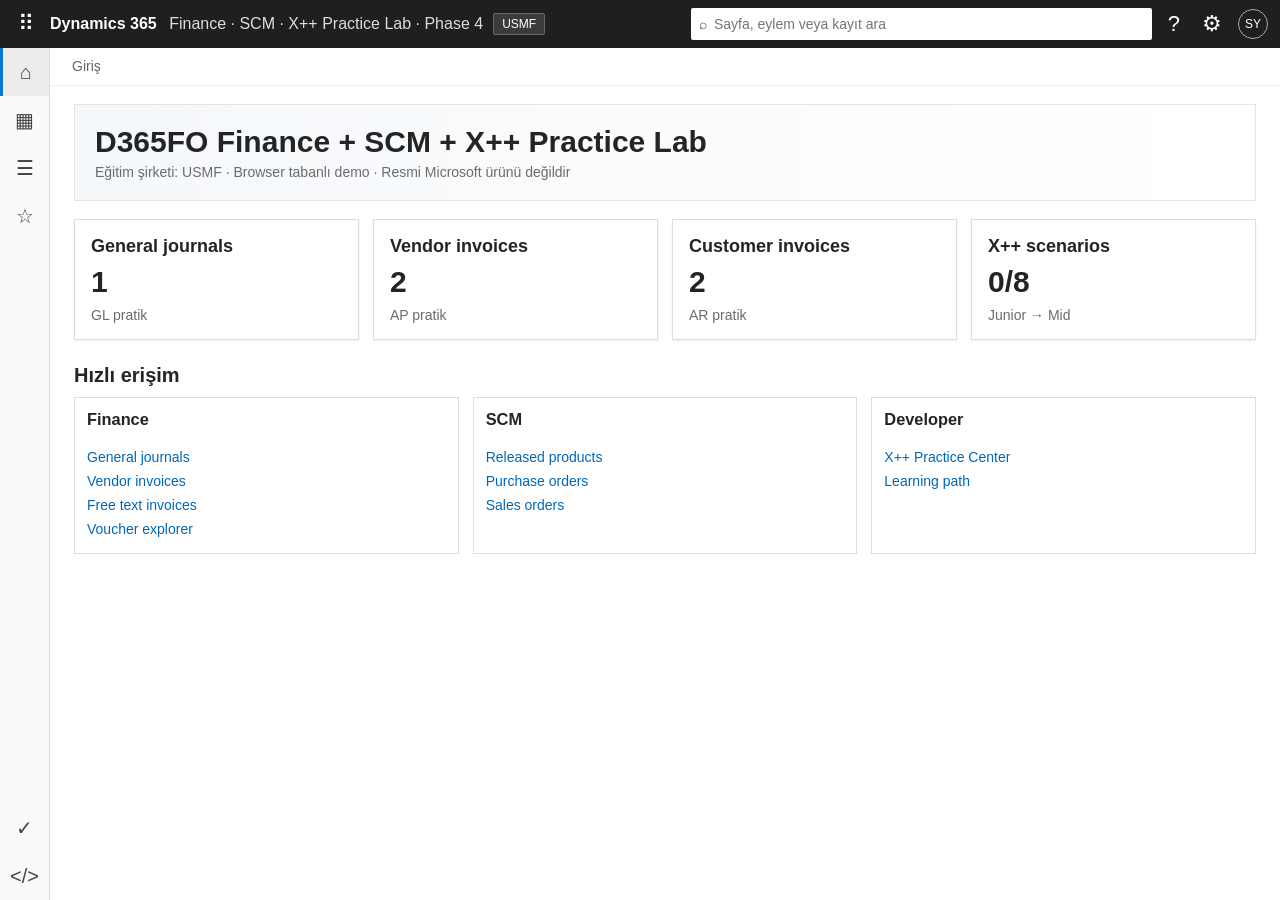
<file: index.html>
<!DOCTYPE html>
<html lang="tr">
<head>
  <meta charset="UTF-8" />
  <meta name="viewport" content="width=device-width, initial-scale=1.0" />
  <title>D365FO Finance + SCM + X++ Practice Lab · Phase 6</title>
  <link rel="stylesheet" href="styles.css" />
  <link rel="stylesheet" href="phase3.css" />
  <link rel="stylesheet" href="phase4.css" />
  <link rel="stylesheet" href="phase5.css" />
  <link rel="stylesheet" href="phase6.css" />
</head>
<body>
  <div id="app">
    <header class="topbar">
      <button class="waffle" title="Uygulamalar">⠿</button>
      <div class="brand">Dynamics 365 <span>Finance · SCM · X++ Practice Lab · Phase 6</span></div>
      <div class="env-pill">USMF</div>
      <div class="top-search"><span>⌕</span><input id="globalSearch" placeholder="Sayfa, eylem veya kayıt ara" /></div>
      <button class="top-icon" id="helpBtn">?</button>
      <button class="top-icon" id="settingsBtn" title="Lab ayarları">⚙</button>
      <div class="avatar">SY</div>
    </header>

    <aside class="rail">
      <button class="rail-btn active" data-nav="home" title="Giriş">⌂</button>
      <button class="rail-btn" data-nav="workspaces" title="Çalışma alanları">▦</button>
      <button class="rail-btn" data-nav="modules" title="Modüller">☰</button>
      <button class="rail-btn" data-nav="favorites" title="Sık kullanılanlar">☆</button>
      <div class="rail-spacer"></div>
      <button class="rail-btn" data-nav="training" title="Eğitim merkezi">✓</button>
      <button class="rail-btn" data-nav="xpp" title="X++ Developer Lab">&lt;/&gt;</button>
    </aside>

    <section id="navPanel" class="nav-panel hidden">
      <div class="nav-header"><strong id="navTitle">Modüller</strong><button id="closeNav">×</button></div>
      <div id="navContent" class="nav-content"></div>
    </section>

    <main class="main">
      <div class="breadcrumb" id="breadcrumb">Giriş</div>
      <div id="page"></div>
    </main>

    <div id="toast" class="toast hidden"></div>
    <div id="modalRoot"></div>
  </div>
  <script src="app.js"></script>
  <script src="phase3.js"></script>
  <script src="phase4.js"></script>
  <script src="phase5.js"></script>
  <script src="phase6.js"></script>
</body>
</html>
</file>
<file: styles.css>
:root{--top:#1f1f1f;--accent:#107c10;--blue:#0078d4;--line:#d6d6d6;--soft:#f6f6f6;--text:#242424;--muted:#666;--danger:#a4262c;--warn:#8a5d00}*{box-sizing:border-box}body{margin:0;font-family:"Segoe UI",Arial,sans-serif;color:var(--text);background:#fff;font-size:14px}button,input,select,textarea{font:inherit}.hidden{display:none!important}.topbar{height:48px;background:var(--top);color:#fff;display:flex;align-items:center;gap:10px;padding:0 12px;position:fixed;top:0;left:0;right:0;z-index:30}.waffle,.top-icon{border:0;background:transparent;color:#fff;font-size:22px;cursor:pointer}.brand{font-size:16px;font-weight:600;white-space:nowrap}.brand span{font-weight:400;color:#ddd;margin-left:8px}.env-pill{font-size:12px;background:#3b3b3b;border:1px solid #666;padding:3px 8px;border-radius:2px}.top-search{margin-left:auto;width:min(480px,36vw);height:32px;background:#fff;color:#444;display:flex;align-items:center;padding:0 8px;border-radius:2px}.top-search input{border:0;outline:0;width:100%;padding-left:7px}.avatar{width:30px;height:30px;border-radius:50%;border:1px solid #aaa;display:flex;align-items:center;justify-content:center;font-size:12px}.rail{position:fixed;top:48px;bottom:0;left:0;width:50px;background:#fafafa;border-right:1px solid #ddd;z-index:20;display:flex;flex-direction:column;align-items:center}.rail-btn{width:49px;height:48px;border:0;background:transparent;font-size:20px;color:#444;cursor:pointer}.rail-btn:hover,.rail-btn.active{background:#ececec;border-left:3px solid var(--blue)}.rail-spacer{flex:1}.nav-panel{position:fixed;z-index:19;top:48px;bottom:0;left:50px;width:360px;background:#fff;border-right:1px solid #bbb;box-shadow:3px 0 10px #0001;overflow:auto}.nav-header{height:50px;display:flex;align-items:center;justify-content:space-between;padding:0 16px;border-bottom:1px solid #ddd;font-size:18px}.nav-header button{border:0;background:none;font-size:24px;cursor:pointer}.nav-content{padding:12px}.nav-group{margin-bottom:16px}.nav-group h4{margin:10px 6px;color:#555}.nav-link{display:block;width:100%;text-align:left;padding:8px 10px;border:0;background:#fff;cursor:pointer;border-radius:2px}.nav-link:hover{background:#eee}.nav-link .sub{display:block;color:#777;font-size:12px;margin-top:2px}.main{margin-left:50px;padding-top:48px;min-height:100vh}.breadcrumb{height:38px;border-bottom:1px solid #eee;padding:10px 22px;color:#666}.page-wrap{padding:18px 24px 50px}.page-title-row{display:flex;align-items:center;gap:12px}.page-title{font-size:28px;font-weight:600;margin:0}.subtitle{color:#666;margin:7px 0 16px}.commandbar{display:flex;gap:6px;align-items:center;padding:8px 0;border-top:1px solid #ddd;border-bottom:1px solid #ddd;margin:12px 0;background:#fff;position:sticky;top:48px;z-index:8}.cmd{border:0;background:#fff;padding:7px 11px;cursor:pointer;color:#222}.cmd:hover{background:#eee}.cmd.primary{background:var(--blue);color:#fff}.cmd.danger{color:var(--danger)}.spacer{flex:1}.filter-input{height:32px;border:1px solid #aaa;padding:0 9px;min-width:220px}.badge,.pill{display:inline-block;padding:3px 7px;border-radius:12px;font-size:12px;background:#eee}.badge.ok{background:#dff6dd;color:#0b6a0b}.badge.warn{background:#fff4ce;color:#6b4d00}.badge.bad{background:#fde7e9;color:#a4262c}.cards{display:grid;grid-template-columns:repeat(auto-fit,minmax(230px,1fr));gap:14px}.card{border:1px solid #ddd;background:#fff;padding:16px;min-height:120px;box-shadow:0 1px 2px #0001}.card.clickable{cursor:pointer}.card.clickable:hover{border-color:#888}.card h3{margin:0 0 8px;font-size:18px}.kpi{font-size:30px;font-weight:600;margin:8px 0}.muted{color:#6b6b6b}.section-title{font-size:20px;margin:24px 0 10px}.grid-wrap{overflow:auto;border:1px solid #ddd}.grid{width:100%;border-collapse:collapse;min-width:760px}.grid th{background:#f4f4f4;text-align:left;font-weight:600;border-bottom:1px solid #ccc;padding:9px}.grid td{padding:9px;border-bottom:1px solid #eee}.grid tr:hover td{background:#f8fbfd}.link{color:#0067b8;cursor:pointer;text-decoration:none}.link:hover{text-decoration:underline}.num{text-align:right}.form-grid{display:grid;grid-template-columns:repeat(2,minmax(260px,1fr));gap:14px 28px}.field label{display:block;font-weight:600;margin-bottom:5px}.field input,.field select,.field textarea{width:100%;border:1px solid #aaa;padding:7px 8px;background:#fff}.field textarea{min-height:80px}.info,.warnbox,.errorbox,.successbox{padding:10px 12px;margin:12px 0}.info{border-left:4px solid var(--blue);background:#f3f9fd}.warnbox{border-left:4px solid #ffb900;background:#fff8e5}.errorbox{border-left:4px solid var(--danger);background:#fde7e9}.successbox{border-left:4px solid var(--accent);background:#dff6dd}.modal-back{position:fixed;inset:0;background:#0005;z-index:99;display:flex;align-items:center;justify-content:center}.modal{width:min(820px,92vw);max-height:88vh;overflow:auto;background:#fff;box-shadow:0 8px 32px #0005}.modal-head{display:flex;justify-content:space-between;align-items:center;padding:14px 18px;border-bottom:1px solid #ddd}.modal-head h2{margin:0;font-size:22px}.modal-close{border:0;background:none;font-size:25px;cursor:pointer}.modal-body{padding:18px}.modal-foot{padding:12px 18px;border-top:1px solid #ddd;display:flex;justify-content:flex-end;gap:8px}.toast{position:fixed;right:20px;bottom:20px;z-index:120;background:#222;color:#fff;padding:10px 15px;border-radius:3px;box-shadow:0 4px 20px #0004}.menu-columns{display:grid;grid-template-columns:repeat(3,1fr);gap:14px}.menu-box{border-top:3px solid var(--blue);padding:12px;border:1px solid #ddd}.menu-box h3{margin-top:0}.menu-box button{display:block;border:0;background:none;color:#0067b8;padding:4px 0;cursor:pointer;text-align:left}.home-hero{background:linear-gradient(90deg,#f5f8fb,#fff);border:1px solid #e5e5e5;padding:20px;margin-bottom:18px}.home-hero h1{margin:0 0 5px;font-size:30px}.ticket{border:1px solid #ddd;padding:13px;margin:8px 0}.ticket h4{margin:0 0 6px}.editor{background:#1e1e1e;color:#d4d4d4;min-height:340px;padding:14px;font-family:Consolas,monospace;white-space:pre;overflow:auto;border-radius:2px;width:100%;resize:vertical}.diag{font-family:Consolas,monospace;font-size:12px;padding:6px;border-bottom:1px solid #eee}.good{color:#107c10}.badtext{color:#a4262c}.xpp-layout{display:grid;grid-template-columns:320px minmax(0,1fr);gap:16px;align-items:start}.xpp-catalog{border:1px solid #ddd;background:#fafafa;position:sticky;top:98px;max-height:calc(100vh - 120px);overflow:auto}.xpp-catalog-head{padding:14px;border-bottom:1px solid #ddd;background:#fff}.xpp-scenario-btn{display:block;width:100%;text-align:left;border:0;border-bottom:1px solid #e8e8e8;background:#fafafa;padding:12px;cursor:pointer}.xpp-scenario-btn:hover{background:#f0f6fb}.xpp-scenario-btn.active{background:#e8f1fb;border-left:4px solid var(--blue)}.xpp-scenario-btn b,.xpp-scenario-btn small{display:block}.xpp-scenario-btn small{color:#666}.lesson-card{border:1px solid #ddd;background:#fff;margin:10px 0;padding:14px}.lesson-card h3{margin:0 0 7px;font-size:16px}.lesson-card.problem{border-left:4px solid #d83b01}.lesson-card.request{border-left:4px solid var(--blue)}.lesson-card.question{border-left:4px solid #8764b8}.lesson-card.context{border-left:4px solid #107c10}.lesson-card.criteria{border-left:4px solid #ffb900}.xpp-meta{display:flex;flex-wrap:wrap;gap:6px;margin:8px 0 14px}.hint{padding:9px 10px;border:1px dashed #aaa;margin:7px 0;background:#fffdf5}.solution-box{border:1px solid #bad80a;background:#f8ffef;padding:12px;margin-top:10px}.solution-box pre{white-space:pre-wrap;background:#1e1e1e;color:#d4d4d4;padding:12px;overflow:auto}.xpp-toolbar{display:flex;flex-wrap:wrap;gap:6px;align-items:center;padding:8px 0;border-top:1px solid #ddd;border-bottom:1px solid #ddd;margin:10px 0}.xpp-work{display:grid;grid-template-columns:minmax(0,1fr) 360px;gap:14px}.xpp-side{border:1px solid #ddd;padding:12px;background:#fff}.status-dot{display:inline-block;width:8px;height:8px;border-radius:50%;margin-right:5px;background:#aaa}.status-dot.done{background:#107c10}@media(max-width:1000px){.xpp-layout,.xpp-work,.form-grid{grid-template-columns:1fr}.xpp-catalog{position:static;max-height:none}.top-search{display:none}.nav-panel{width:calc(100vw - 50px)}.menu-columns{grid-template-columns:1fr}.brand span{display:none}}
</file>
<file: phase3.css>
/* Phase 3 — Production Troubleshooting Lab */
.p3-home-shortcut{display:flex;align-items:center;gap:16px;justify-content:space-between;border:1px solid #d1e5f5;border-left:5px solid #0078d4;background:#f4f9fd;padding:13px 15px;margin:0 0 16px}.p3-home-shortcut b,.p3-home-shortcut span{display:block}.p3-home-shortcut span{color:#666;font-size:12px;margin-top:3px}
.p3-incident-banner{display:grid;grid-template-columns:1fr 1fr;gap:14px;border:1px solid #ddd;background:#fafafa;padding:13px;margin:12px 0}.p3-incident-banner p{margin:6px 0 0}
.p3-two-col{display:grid;grid-template-columns:minmax(0,1fr) 320px;gap:20px;align-items:start}.p3-coach{border:1px solid #ddd;border-top:4px solid #0078d4;background:#fbfdff;padding:14px;position:sticky;top:105px}.p3-coach h3{margin-top:0}.p3-coach li{margin:7px 0}
.p3-evidence{display:grid;grid-template-columns:42px 1fr;gap:10px;border:1px solid #ddd;border-left:4px solid #605e5c;padding:10px 12px;margin:7px 0;background:#fff}.p3-evidence>span{font-family:Consolas,monospace;color:#666;font-weight:700}.p3-findings{border:1px solid #c7e0f4;background:#f3f9fd;margin-top:10px}.p3-findings>div{padding:8px 10px;border-bottom:1px solid #dbeaf5}.p3-findings>div:last-child{border-bottom:0}
.p3-choice-list{display:grid;gap:8px;margin:12px 0}.p3-choice{display:flex;gap:10px;border:1px solid #d7d7d7;padding:12px;background:#fff;cursor:pointer}.p3-choice:hover{border-color:#777}.p3-choice.selected{border-color:#0078d4;background:#f3f9fd}.p3-choice input{margin-top:3px}.p3-disabled{opacity:.6}.p3-disabled .p3-choice{cursor:not-allowed}
.p3-review-grid{display:grid;grid-template-columns:1fr 1fr;gap:8px;margin:12px 0}.p3-review-grid>div{border:1px solid #ddd;padding:10px;background:#fafafa}.p3-review-grid b,.p3-review-grid span{display:block}.p3-review-grid span{margin-top:5px}
.p3-guide-step{display:grid;grid-template-columns:260px 1fr;gap:14px;border-bottom:1px solid #e5e5e5;padding:12px 4px}.p3-guide-step b{color:#323130}
.p3-row{cursor:pointer}.p3-row:hover td{background:#eef6fc!important}.p3-tabs{overflow:auto}.p3-tabs .tab{white-space:nowrap}
@media(max-width:900px){.p3-two-col,.p3-incident-banner,.p3-review-grid,.p3-guide-step{grid-template-columns:1fr}.p3-coach{position:static}.p3-home-shortcut{align-items:flex-start;flex-direction:column}}
</file>
<file: phase4.css>
.p4-shell{padding-bottom:40px}.p4-version{padding:6px 10px;border:1px solid #d2d0ce;border-radius:14px;font-size:12px;background:#fff}.p4-progress{background:#fff;border:1px solid #edebe9;border-radius:4px;padding:14px 16px;margin:14px 0 18px}.p4-bar{height:7px;background:#edebe9;border-radius:6px;overflow:hidden;margin-top:8px}.p4-bar i{display:block;height:100%;background:#107c10}.p4-cards{margin-bottom:18px}.p4-grid2{display:grid;grid-template-columns:1fr 1fr;gap:16px;margin:16px 0}.p4-panel{background:#fff;border:1px solid #edebe9;border-radius:4px;padding:16px;margin:12px 0}.p4-panel h3,.p4-panel h2{margin-top:0}.p4-note{border-left:4px solid #0078d4;background:#f3f9fd;padding:12px 14px;margin:12px 0}.p4-note b{display:block;margin-bottom:4px}.p4-links{display:flex;flex-wrap:wrap;gap:8px}.p4-lesson{display:flex;width:100%;border:0;border-bottom:1px solid #edebe9;background:#fff;text-align:left;padding:10px 4px;gap:10px;cursor:pointer}.p4-lesson:hover{background:#f8f8f8}.p4-lesson span{width:27px;height:27px;border:1px solid #8a8886;border-radius:50%;display:flex;align-items:center;justify-content:center;flex:0 0 auto}.p4-lesson.done span{background:#107c10;color:#fff;border-color:#107c10}.p4-lesson div{display:flex;flex-direction:column}.p4-lesson small{color:#605e5c;margin-top:3px}.p4-facts{display:flex;gap:10px;flex-wrap:wrap;margin:12px 0}.p4-facts span{background:#f3f2f1;border:1px solid #edebe9;padding:8px 10px;border-radius:3px}.p4-actions{display:flex;gap:8px;flex-wrap:wrap;margin:14px 0}.p4-inline{max-width:650px}.p4-inline label{display:block;font-size:12px;color:#605e5c;margin:8px 0 4px}.p4-inline input{min-width:220px;padding:7px;border:1px solid #8a8886;margin-right:8px}.p4-stepno{display:inline-flex;width:34px;height:34px;border-radius:50%;background:#0078d4;color:#fff;align-items:center;justify-content:center;font-weight:700}.p4-source{display:inline-block;margin:10px 0;color:#0067b8;text-decoration:none}.p4-source:hover{text-decoration:underline}@media(max-width:850px){.p4-grid2{grid-template-columns:1fr}.p4-facts{display:grid;grid-template-columns:1fr 1fr}}
</file>
<file: phase5.css>
.p5-shell{max-width:1500px}.p5-hero{display:grid;grid-template-columns:1.5fr .8fr;gap:18px;margin-bottom:18px}.p5-panel,.p5-codecard,.p5-case{background:#fff;border:1px solid #e1e5ea;border-radius:4px;padding:18px}.p5-panel h2,.p5-panel h3,.p5-codecard h3{margin-top:0}.p5-kpis{display:grid;grid-template-columns:repeat(4,minmax(130px,1fr));gap:12px}.p5-kpi{border-left:4px solid #107c10;background:#f7f9fb;padding:12px}.p5-kpi b{display:block;font-size:24px;margin-top:4px}.p5-path{display:grid;grid-template-columns:repeat(2,minmax(260px,1fr));gap:10px}.p5-lesson{display:flex;gap:12px;align-items:flex-start;border:1px solid #e6e6e6;background:#fff;padding:12px;border-radius:4px;cursor:pointer}.p5-lesson:hover{border-color:#0078d4}.p5-lesson.done{border-left:4px solid #107c10}.p5-num{min-width:32px;height:32px;border-radius:50%;background:#eef3f8;display:flex;align-items:center;justify-content:center;font-weight:700}.p5-tabs{display:flex;gap:6px;flex-wrap:wrap;margin:12px 0}.p5-tab{border:1px solid #c8c8c8;background:#fff;padding:7px 10px;border-radius:3px;cursor:pointer}.p5-tab.active{background:#0078d4;color:#fff;border-color:#0078d4}.p5-meta{display:grid;grid-template-columns:repeat(3,1fr);gap:10px}.p5-meta>div{background:#f7f7f7;border:1px solid #e3e3e3;padding:10px}.p5-codegrid{display:grid;grid-template-columns:1fr 1fr;gap:14px}.p5-editor{width:100%;min-height:330px;background:#1e1e1e;color:#dcdcdc;font-family:ui-monospace,SFMono-Regular,Menlo,Consolas,monospace;font-size:13px;line-height:1.5;padding:14px;border:0;border-radius:3px;tab-size:4}.p5-output{min-height:120px;border:1px solid #ddd;background:#fafafa;padding:12px}.p5-check{padding:8px 10px;margin:6px 0;border-left:4px solid #8a8886;background:#f5f5f5}.p5-check.ok{border-left-color:#107c10;background:#f2fbf2}.p5-check.bad{border-left-color:#a80000;background:#fff4f4}.p5-context{display:grid;grid-template-columns:1fr 1fr;gap:10px;margin:12px 0}.p5-context>div{border:1px solid #e2e2e2;padding:12px;background:#fafafa}.p5-context h4{margin:0 0 6px}.p5-hint{background:#fff4ce;border:1px solid #f1d56b;padding:10px;margin:8px 0}.p5-solution{background:#f3f9fd;border-left:4px solid #0078d4;padding:12px;margin-top:10px}.p5-source{display:inline-block;margin-top:10px;color:#0067b8}.p5-aot{display:grid;grid-template-columns:300px 1fr;gap:14px}.p5-tree{background:#f7f7f7;border:1px solid #ddd;padding:12px}.p5-tree ul{list-style:none;padding-left:16px}.p5-tree li{padding:3px 0}.p5-choice{display:block;width:100%;text-align:left;margin:6px 0;padding:9px;border:1px solid #ccc;background:#fff;cursor:pointer}.p5-choice.selected{border-color:#0078d4;background:#eef6fc}.p5-score{font-size:34px;font-weight:700}.p5-review{border:1px solid #ddd;padding:12px;margin:10px 0;background:#fff}.p5-review.high{border-left:4px solid #d13438}.p5-review.medium{border-left:4px solid #ffaa44}.p5-review.low{border-left:4px solid #107c10}.p5-badge{display:inline-block;padding:2px 7px;border-radius:10px;background:#eef3f8;font-size:12px}.p5-pipeline{display:flex;gap:6px;align-items:center;flex-wrap:wrap}.p5-stage{padding:10px 12px;background:#f5f5f5;border:1px solid #ddd}.p5-arrow{color:#777}.p5-callout{border-left:4px solid #8764b8;background:#f8f4ff;padding:12px;margin:12px 0}.p5-danger{border-left:4px solid #d13438;background:#fff4f4;padding:12px;margin:12px 0}.p5-two{display:grid;grid-template-columns:1fr 1fr;gap:14px}@media(max-width:900px){.p5-hero,.p5-codegrid,.p5-context,.p5-two,.p5-aot{grid-template-columns:1fr}.p5-path{grid-template-columns:1fr}.p5-kpis{grid-template-columns:1fr 1fr}.p5-meta{grid-template-columns:1fr}}
</file>
<file: phase6.css>
.p6-shell{max-width:1520px;padding-bottom:42px}.p6-hero{display:grid;grid-template-columns:1.6fr .8fr;gap:16px;margin-bottom:18px}.p6-panel,.p6-card{background:#fff;border:1px solid #e1dfdd;border-radius:4px;padding:16px}.p6-panel h2,.p6-panel h3,.p6-card h3{margin-top:0}.p6-kpis{display:grid;grid-template-columns:repeat(4,minmax(135px,1fr));gap:10px;margin:14px 0}.p6-kpi{background:#f7f9fb;border-left:4px solid #0078d4;padding:12px}.p6-kpi b{display:block;font-size:24px;margin-top:4px}.p6-progress{height:8px;background:#edebe9;border-radius:8px;overflow:hidden}.p6-progress i{display:block;height:100%;background:#107c10}.p6-milestones{display:grid;grid-template-columns:repeat(2,minmax(280px,1fr));gap:10px}.p6-ms{display:flex;gap:12px;text-align:left;border:1px solid #e1dfdd;background:#fff;padding:13px;border-radius:4px;cursor:pointer}.p6-ms:hover{border-color:#0078d4}.p6-ms.done{border-left:5px solid #107c10}.p6-ms .num{width:34px;height:34px;border-radius:50%;display:flex;align-items:center;justify-content:center;background:#eef3f8;font-weight:700;flex:0 0 auto}.p6-ms.done .num{background:#107c10;color:#fff}.p6-grid2{display:grid;grid-template-columns:1fr 1fr;gap:14px;margin:14px 0}.p6-grid3{display:grid;grid-template-columns:repeat(3,1fr);gap:12px;margin:14px 0}.p6-meta{display:flex;gap:8px;flex-wrap:wrap;margin:10px 0}.p6-chip{display:inline-block;background:#f3f2f1;border:1px solid #e1dfdd;border-radius:12px;padding:4px 9px;font-size:12px}.p6-callout{border-left:4px solid #0078d4;background:#f3f9fd;padding:12px;margin:12px 0}.p6-warn{border-left:4px solid #ffaa44;background:#fff8e8;padding:12px;margin:12px 0}.p6-danger{border-left:4px solid #d13438;background:#fff4f4;padding:12px;margin:12px 0}.p6-success{border-left:4px solid #107c10;background:#f2fbf2;padding:12px;margin:12px 0}.p6-task{display:flex;gap:9px;align-items:flex-start;padding:9px 0;border-bottom:1px solid #edebe9}.p6-task input{margin-top:3px}.p6-textarea{width:100%;min-height:150px;padding:10px;border:1px solid #8a8886;font:inherit}.p6-select{padding:7px;border:1px solid #8a8886;min-width:145px}.p6-table{width:100%;border-collapse:collapse}.p6-table th,.p6-table td{border-bottom:1px solid #edebe9;text-align:left;padding:9px;vertical-align:top}.p6-table th{background:#f7f7f7}.p6-actions{display:flex;gap:8px;flex-wrap:wrap;margin:14px 0}.p6-btn{border:1px solid #8a8886;background:#fff;padding:8px 12px;cursor:pointer;border-radius:2px}.p6-btn.primary{background:#0078d4;color:#fff;border-color:#0078d4}.p6-btn.good{background:#107c10;color:#fff;border-color:#107c10}.p6-btn:disabled{opacity:.45;cursor:not-allowed}.p6-choice{display:block;width:100%;text-align:left;border:1px solid #c8c6c4;background:#fff;padding:10px;margin:7px 0;cursor:pointer}.p6-choice:hover,.p6-choice.selected{border-color:#0078d4;background:#eef6fc}.p6-gate{margin-top:16px;padding:13px;border:1px dashed #8a8886;background:#faf9f8}.p6-gate.ok{border-style:solid;border-color:#107c10;background:#f2fbf2}.p6-code{width:100%;min-height:270px;background:#1e1e1e;color:#dcdcdc;border:0;border-radius:3px;padding:13px;font:13px/1.5 ui-monospace,SFMono-Regular,Menlo,Consolas,monospace;tab-size:4}.p6-check{padding:8px 10px;margin:6px 0;background:#f5f5f5;border-left:4px solid #8a8886}.p6-check.ok{background:#f2fbf2;border-left-color:#107c10}.p6-check.bad{background:#fff4f4;border-left-color:#d13438}.p6-timeline{display:flex;align-items:stretch;gap:6px;flex-wrap:wrap}.p6-stage{padding:10px;background:#f7f7f7;border:1px solid #ddd;min-width:135px}.p6-stage b{display:block}.p6-arrow{align-self:center;color:#777}.p6-score{font-size:42px;font-weight:700}.p6-final{background:linear-gradient(135deg,#f3f9fd,#f8f4ff);border:1px solid #d7e8f6;padding:18px}.p6-small{font-size:12px;color:#605e5c}.p6-sep{height:1px;background:#edebe9;margin:16px 0}@media(max-width:950px){.p6-hero,.p6-grid2,.p6-grid3{grid-template-columns:1fr}.p6-milestones{grid-template-columns:1fr}.p6-kpis{grid-template-columns:1fr 1fr}}
</file>
